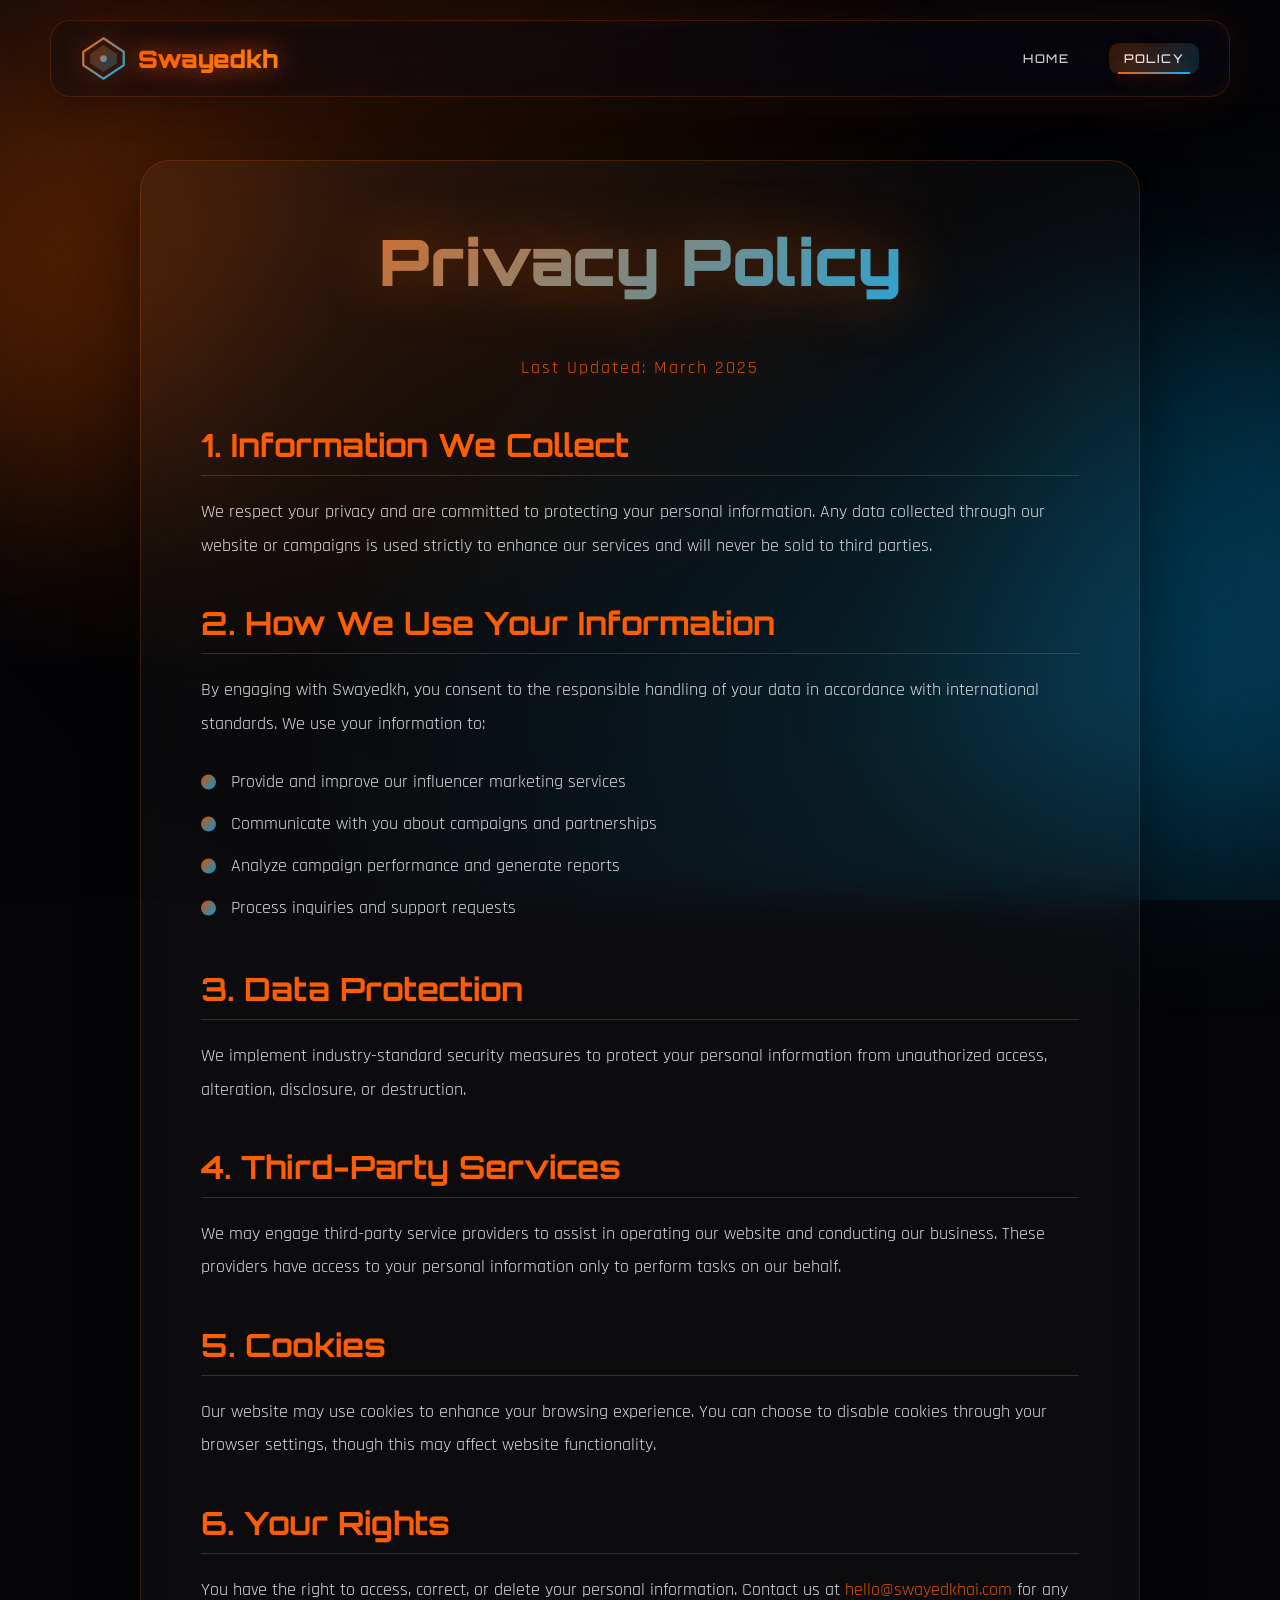
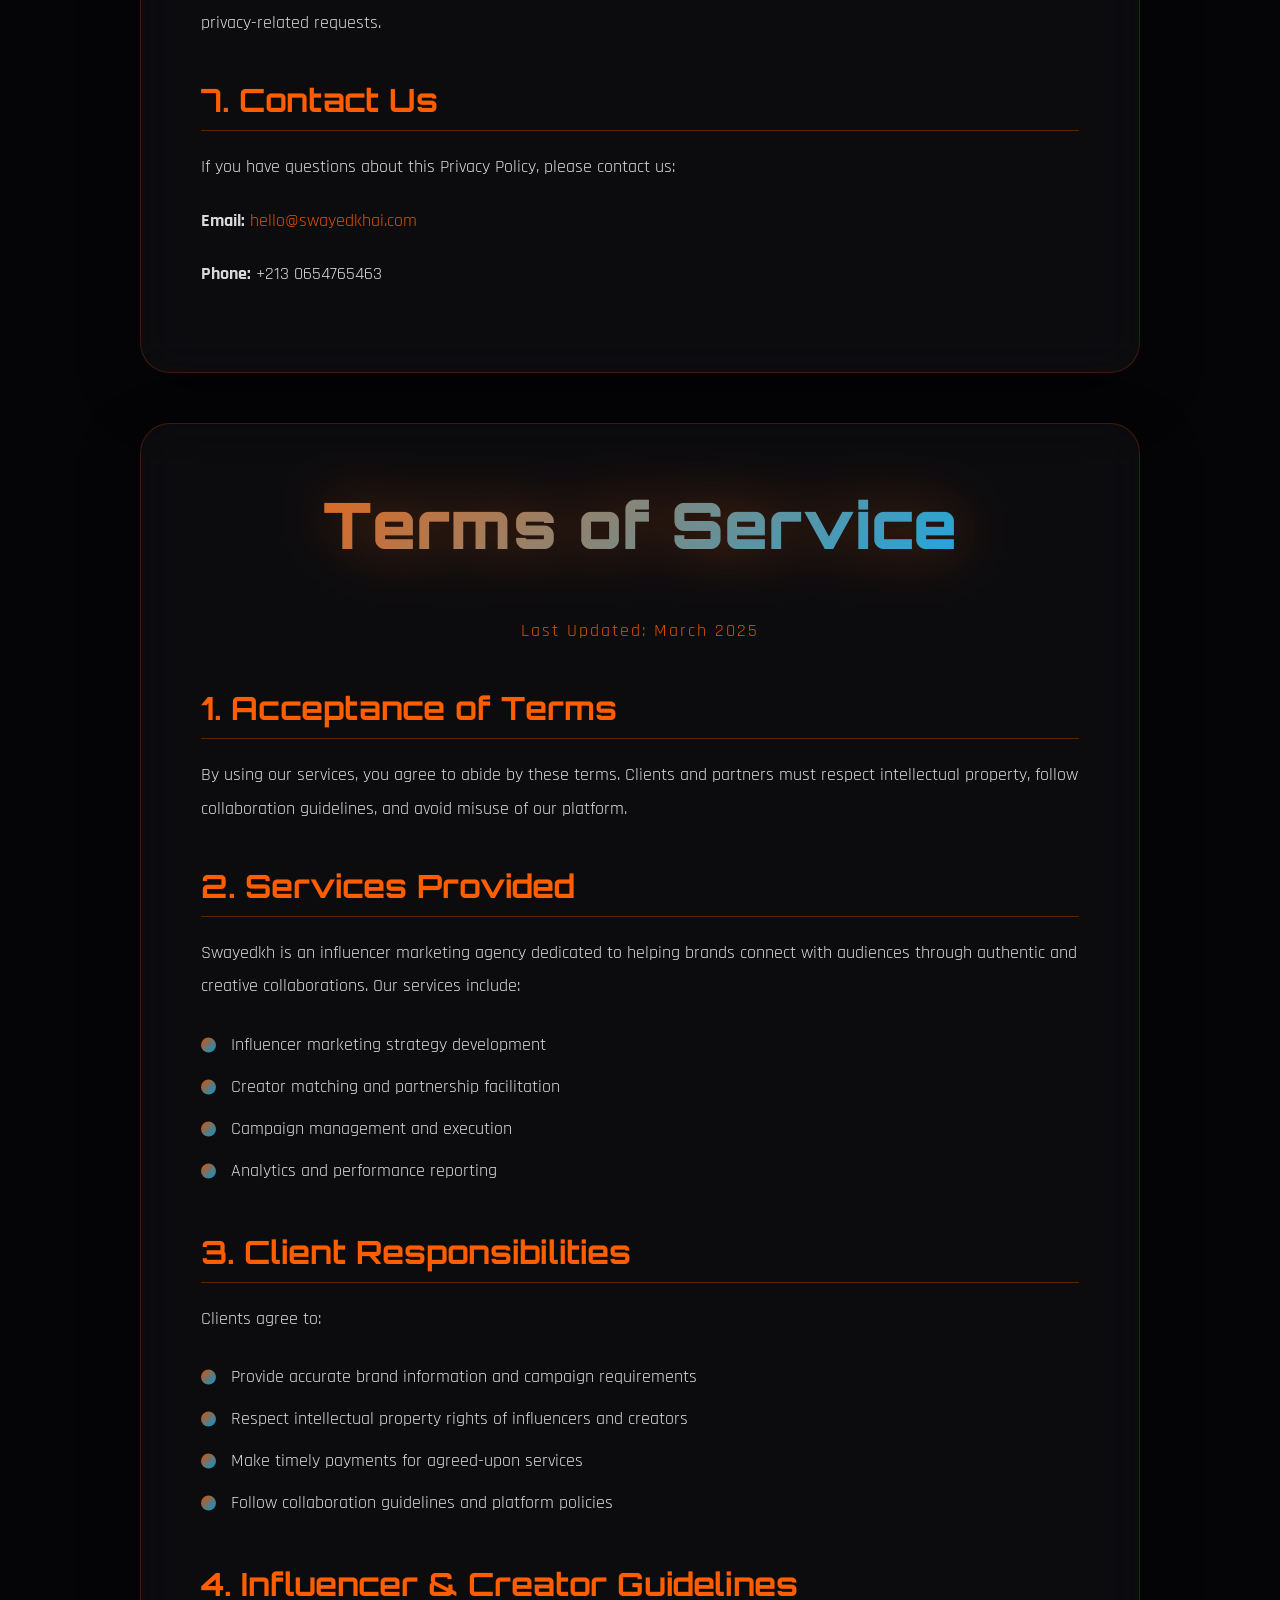
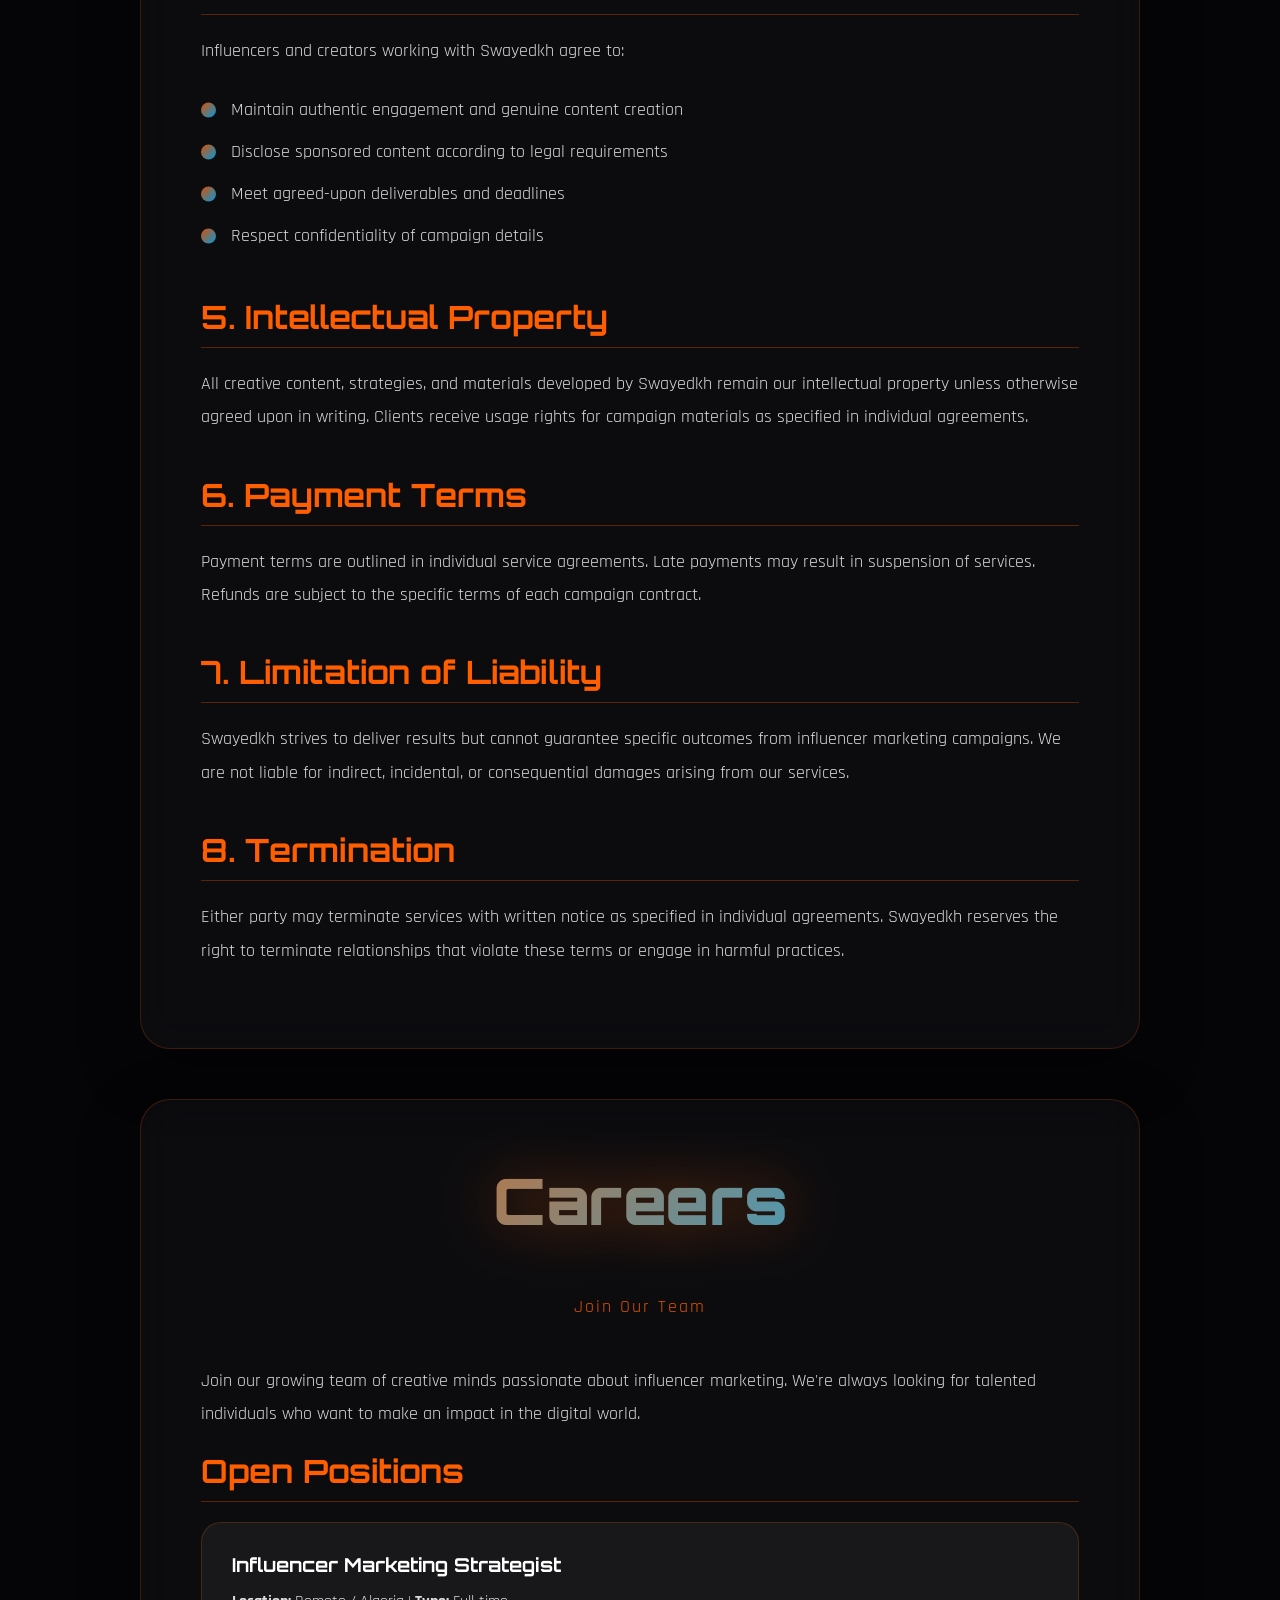
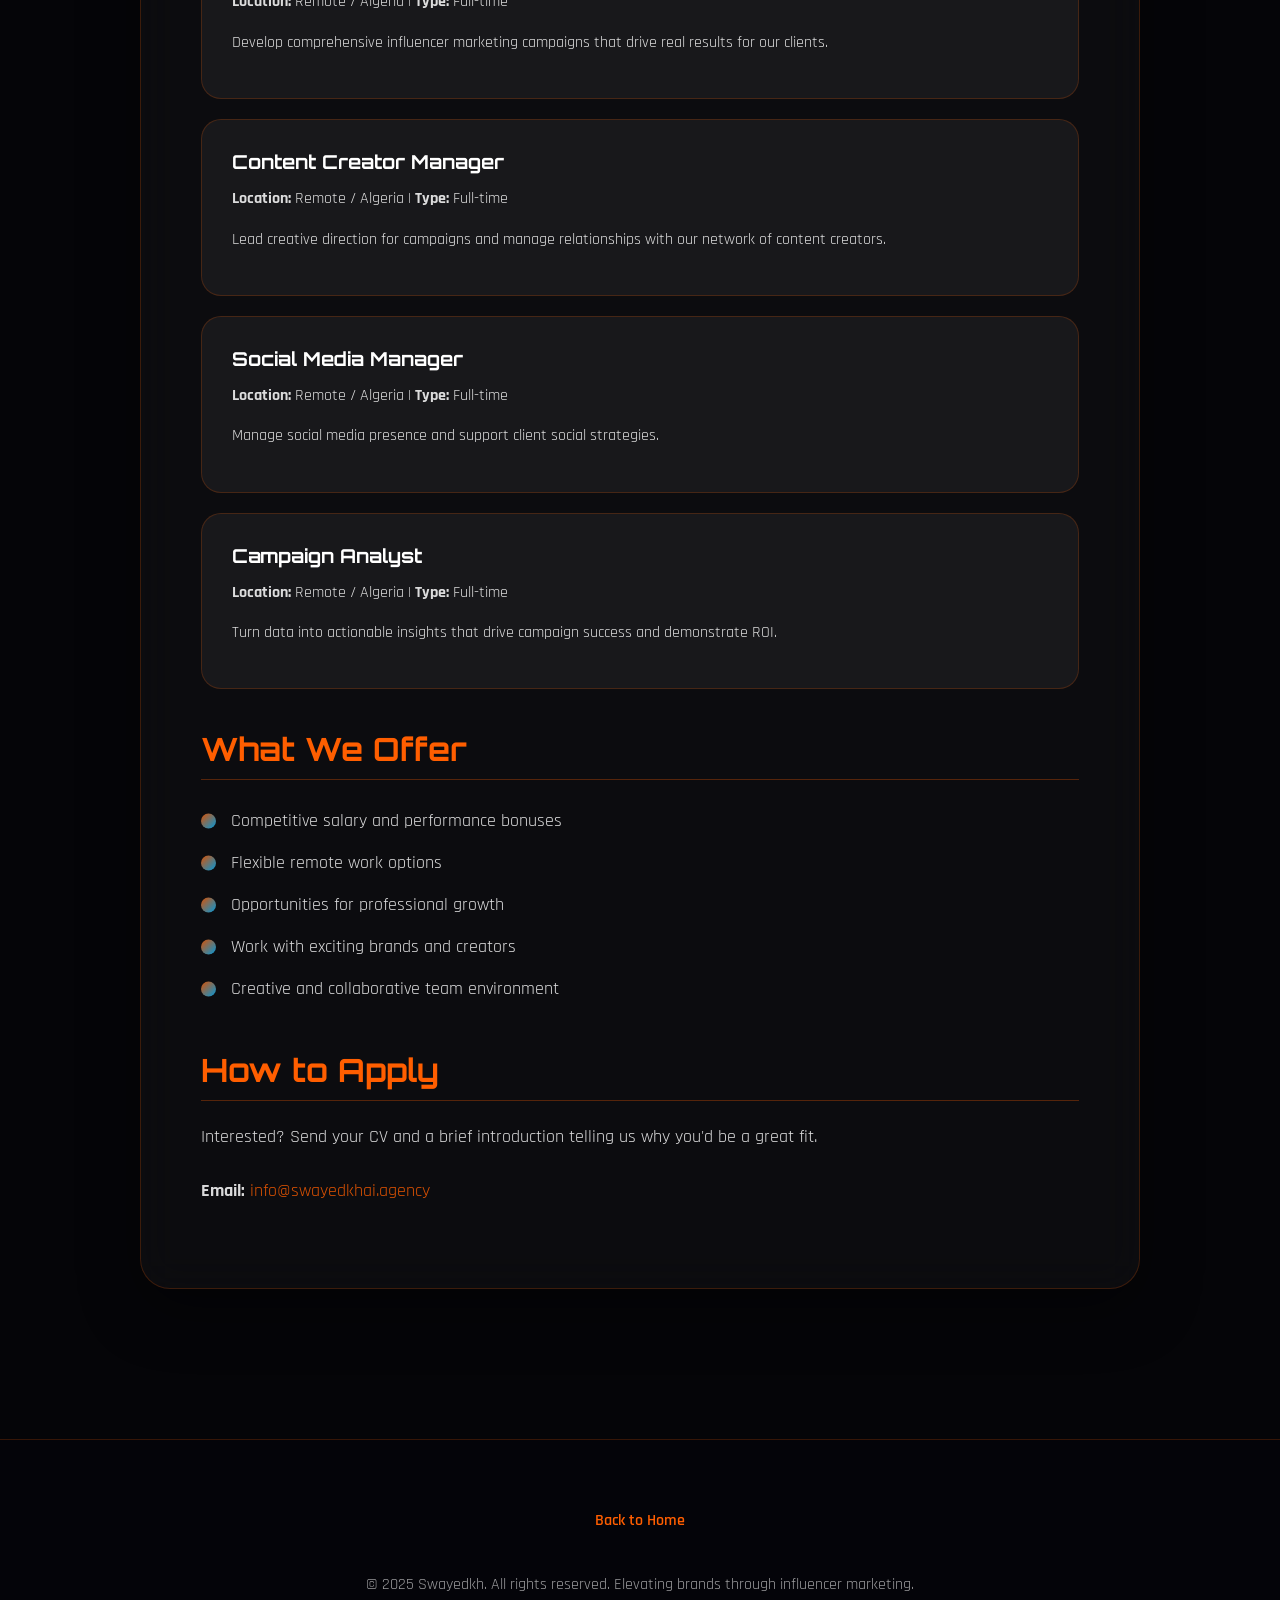
<file: policy.html>
<!DOCTYPE html>
<html lang="en">
<head>
    <meta charset="UTF-8">
    <meta name="viewport" content="width=device-width, initial-scale=1.0">
    <title>Policy - Swayedkh</title>
    <link href="https://fonts.googleapis.com/css2?family=Orbitron:wght@400;700;900&family=Rajdhani:wght@300;400;500;700&display=swap" rel="stylesheet">
    <link href="templatemo-electric-xtra.css" rel="stylesheet">
    <style>
        body {
            padding-top: 100px;
        }
        
        .policy-page {
            padding: 60px 20px 100px;
            position: relative;
            z-index: 10;
            min-height: 100vh;
        }
        
        .policy-container {
            max-width: 1000px;
            margin: 0 auto;
        }
        
        .policy-section {
            background: rgba(255, 255, 255, 0.03);
            backdrop-filter: blur(20px);
            border: 1px solid rgba(255, 94, 0, 0.2);
            border-radius: 30px;
            padding: 60px;
            margin-bottom: 50px;
            box-shadow: 0 20px 60px rgba(0, 0, 0, 0.4);
        }
        
        .policy-section h1 {
            font-family: 'Orbitron', monospace;
            font-size: clamp(2.5rem, 5vw, 4rem);
            font-weight: 900;
            text-align: center;
            margin-bottom: 50px;
            background: linear-gradient(135deg, #FF5E00, #00B2FF);
            -webkit-background-clip: text;
            -webkit-text-fill-color: transparent;
            filter: drop-shadow(0 0 30px rgba(255, 94, 0, 0.4));
        }
        
        .policy-section h2 {
            font-family: 'Orbitron', monospace;
            font-size: clamp(1.3rem, 3vw, 2rem);
            color: #FF5E00;
            margin: 40px 0 20px;
            padding-bottom: 10px;
            border-bottom: 1px solid rgba(255, 94, 0, 0.3);
        }
        
        .policy-section h2:first-of-type {
            margin-top: 0;
        }
        
        .policy-section h3 {
            font-family: 'Orbitron', monospace;
            font-size: 1.2rem;
            color: #00B2FF;
            margin: 30px 0 15px;
        }
        
        .policy-section p {
            line-height: 1.9;
            opacity: 0.85;
            margin-bottom: 20px;
            font-size: 1.1rem;
        }
        
        .policy-section ul {
            list-style: none;
            margin: 20px 0;
        }
        
        .policy-section ul li {
            padding: 10px 0;
            padding-left: 30px;
            position: relative;
            opacity: 0.85;
            font-size: 1.1rem;
        }
        
        .policy-section ul li::before {
            content: '';
            position: absolute;
            left: 0;
            top: 50%;
            transform: translateY(-50%);
            width: 15px;
            height: 15px;
            background: linear-gradient(135deg, #FF5E00, #00B2FF);
            border-radius: 50%;
        }
        
        .policy-section a {
            color: #FF5E00;
            text-decoration: none;
            transition: all 0.3s ease;
        }
        
        .policy-section a:hover {
            color: #00B2FF;
            text-shadow: 0 0 15px rgba(0, 178, 255, 0.5);
        }
        
        .career-card {
            background: rgba(255, 255, 255, 0.05);
            border: 1px solid rgba(255, 94, 0, 0.2);
            border-radius: 20px;
            padding: 30px;
            margin: 20px 0;
            transition: all 0.3s ease;
        }
        
        .career-card:hover {
            transform: translateY(-5px);
            border-color: #FF5E00;
            box-shadow: 0 15px 40px rgba(255, 94, 0, 0.2);
        }
        
        .career-card h4 {
            font-family: 'Orbitron', monospace;
            font-size: 1.2rem;
            color: #fff;
            margin-bottom: 10px;
        }
        
        .career-card p {
            margin-bottom: 10px;
            font-size: 1rem;
        }
        
        @media (max-width: 768px) {
            .policy-section {
                padding: 40px 25px;
            }
            
            .policy-page {
                padding: 120px 15px 60px;
            }
        }
    </style>
</head>
<body>
    <div class="glow-orb glow-orb-1"></div>
    <div class="glow-orb glow-orb-2"></div>
    <canvas id="three-canvas"></canvas>
    <div class="neon-overlay"></div>

    <nav id="navbar">
        <div class="nav-container">
            <a href="index.html" class="logo-link">
                <svg class="logo-svg" viewBox="0 0 40 40" xmlns="http://www.w3.org/2000/svg">
                    <defs>
                        <linearGradient id="logoGradient" x1="0%" y1="0%" x2="100%" y2="100%">
                            <stop offset="0%" style="stop-color:#FF5E00;stop-opacity:1" />
                            <stop offset="100%" style="stop-color:#00B2FF;stop-opacity:1" />
                        </linearGradient>
                    </defs>
                    <polygon points="20,2 38,14 38,26 20,38 2,26 2,14" fill="none" stroke="url(#logoGradient)" stroke-width="2"/>
                    <polygon points="20,8 32,16 32,24 20,32 8,24 8,16" fill="url(#logoGradient)" opacity="0.3"/>
                    <circle cx="20" cy="20" r="3" fill="url(#logoGradient)"/>
                </svg>
                <span class="logo-text">Swayedkh</span>
            </a>
            <ul class="nav-links" id="navLinks">
                <li><a href="index.html" class="nav-link">Home</a></li>
                <li><a href="policy.html" class="nav-link active">Policy</a></li>
            </ul>
            <div class="menu-toggle" id="menuToggle">
                <span></span>
                <span></span>
                <span></span>
            </div>
        </div>
    </nav>

    <section class="policy-page">
        <div class="policy-container">
            <div class="policy-section">
                <h1>Privacy Policy</h1>
                <p class="legal-date" style="text-align: center; color: #FF5E00; margin-bottom: 40px; letter-spacing: 2px;">Last Updated: March 2025</p>
                
                <h2>1. Information We Collect</h2>
                <p>We respect your privacy and are committed to protecting your personal information. Any data collected through our website or campaigns is used strictly to enhance our services and will never be sold to third parties.</p>
                
                <h2>2. How We Use Your Information</h2>
                <p>By engaging with Swayedkh, you consent to the responsible handling of your data in accordance with international standards. We use your information to:</p>
                <ul>
                    <li>Provide and improve our influencer marketing services</li>
                    <li>Communicate with you about campaigns and partnerships</li>
                    <li>Analyze campaign performance and generate reports</li>
                    <li>Process inquiries and support requests</li>
                </ul>
                
                <h2>3. Data Protection</h2>
                <p>We implement industry-standard security measures to protect your personal information from unauthorized access, alteration, disclosure, or destruction.</p>
                
                <h2>4. Third-Party Services</h2>
                <p>We may engage third-party service providers to assist in operating our website and conducting our business. These providers have access to your personal information only to perform tasks on our behalf.</p>
                
                <h2>5. Cookies</h2>
                <p>Our website may use cookies to enhance your browsing experience. You can choose to disable cookies through your browser settings, though this may affect website functionality.</p>
                
                <h2>6. Your Rights</h2>
                <p>You have the right to access, correct, or delete your personal information. Contact us at <a href="mailto:hello@swayedkhai.com">hello@swayedkhai.com</a> for any privacy-related requests.</p>
                
                <h2>7. Contact Us</h2>
                <p>If you have questions about this Privacy Policy, please contact us:</p>
                <p><strong>Email:</strong> <a href="mailto:hello@swayedkhai.com">hello@swayedkhai.com</a></p>
                <p><strong>Phone:</strong> +213 0654765463</p>
            </div>

            <div class="policy-section">
                <h1>Terms of Service</h1>
                <p class="legal-date" style="text-align: center; color: #FF5E00; margin-bottom: 40px; letter-spacing: 2px;">Last Updated: March 2025</p>
                
                <h2>1. Acceptance of Terms</h2>
                <p>By using our services, you agree to abide by these terms. Clients and partners must respect intellectual property, follow collaboration guidelines, and avoid misuse of our platform.</p>
                
                <h2>2. Services Provided</h2>
                <p>Swayedkh is an influencer marketing agency dedicated to helping brands connect with audiences through authentic and creative collaborations. Our services include:</p>
                <ul>
                    <li>Influencer marketing strategy development</li>
                    <li>Creator matching and partnership facilitation</li>
                    <li>Campaign management and execution</li>
                    <li>Analytics and performance reporting</li>
                </ul>
                
                <h2>3. Client Responsibilities</h2>
                <p>Clients agree to:</p>
                <ul>
                    <li>Provide accurate brand information and campaign requirements</li>
                    <li>Respect intellectual property rights of influencers and creators</li>
                    <li>Make timely payments for agreed-upon services</li>
                    <li>Follow collaboration guidelines and platform policies</li>
                </ul>
                
                <h2>4. Influencer & Creator Guidelines</h2>
                <p>Influencers and creators working with Swayedkh agree to:</p>
                <ul>
                    <li>Maintain authentic engagement and genuine content creation</li>
                    <li>Disclose sponsored content according to legal requirements</li>
                    <li>Meet agreed-upon deliverables and deadlines</li>
                    <li>Respect confidentiality of campaign details</li>
                </ul>
                
                <h2>5. Intellectual Property</h2>
                <p>All creative content, strategies, and materials developed by Swayedkh remain our intellectual property unless otherwise agreed upon in writing. Clients receive usage rights for campaign materials as specified in individual agreements.</p>
                
                <h2>6. Payment Terms</h2>
                <p>Payment terms are outlined in individual service agreements. Late payments may result in suspension of services. Refunds are subject to the specific terms of each campaign contract.</p>
                
                <h2>7. Limitation of Liability</h2>
                <p>Swayedkh strives to deliver results but cannot guarantee specific outcomes from influencer marketing campaigns. We are not liable for indirect, incidental, or consequential damages arising from our services.</p>
                
                <h2>8. Termination</h2>
                <p>Either party may terminate services with written notice as specified in individual agreements. Swayedkh reserves the right to terminate relationships that violate these terms or engage in harmful practices.</p>
            </div>

            <div class="policy-section">
                <h1>Careers</h1>
                <p class="legal-date" style="text-align: center; color: #FF5E00; margin-bottom: 40px; letter-spacing: 2px;">Join Our Team</p>
                
                <p>Join our growing team of creative minds passionate about influencer marketing. We're always looking for talented individuals who want to make an impact in the digital world.</p>
                
                <h2>Open Positions</h2>
                
                <div class="career-card">
                    <h4>Influencer Marketing Strategist</h4>
                    <p><strong>Location:</strong> Remote / Algeria | <strong>Type:</strong> Full-time</p>
                    <p>Develop comprehensive influencer marketing campaigns that drive real results for our clients.</p>
                </div>
                
                <div class="career-card">
                    <h4>Content Creator Manager</h4>
                    <p><strong>Location:</strong> Remote / Algeria | <strong>Type:</strong> Full-time</p>
                    <p>Lead creative direction for campaigns and manage relationships with our network of content creators.</p>
                </div>
                
                <div class="career-card">
                    <h4>Social Media Manager</h4>
                    <p><strong>Location:</strong> Remote / Algeria | <strong>Type:</strong> Full-time</p>
                    <p>Manage social media presence and support client social strategies.</p>
                </div>
                
                <div class="career-card">
                    <h4>Campaign Analyst</h4>
                    <p><strong>Location:</strong> Remote / Algeria | <strong>Type:</strong> Full-time</p>
                    <p>Turn data into actionable insights that drive campaign success and demonstrate ROI.</p>
                </div>
                
                <h2>What We Offer</h2>
                <ul>
                    <li>Competitive salary and performance bonuses</li>
                    <li>Flexible remote work options</li>
                    <li>Opportunities for professional growth</li>
                    <li>Work with exciting brands and creators</li>
                    <li>Creative and collaborative team environment</li>
                </ul>
                
                <h2>How to Apply</h2>
                <p>Interested? Send your CV and a brief introduction telling us why you'd be a great fit.</p>
                <p><strong>Email:</strong> <a href="mailto:info@swayedkhai.agency">info@swayedkhai.agency</a></p>
            </div>
        </div>
    </section>

    <footer>
        <div class="footer-content">
            <div class="footer-links">
                <a href="index.html">Back to Home</a>
            </div>
            <p class="copyright">© 2025 Swayedkh. All rights reserved. Elevating brands through influencer marketing.</p>
        </div>
    </footer>

    <script src="templatemo-electric-scripts.js"></script>
    <script>
        const menuToggle = document.getElementById('menuToggle');
        const navLinks = document.getElementById('navLinks');

        if (menuToggle) {
            menuToggle.addEventListener('click', () => {
                menuToggle.classList.toggle('active');
                navLinks.classList.toggle('active');
            });
        }

        document.querySelectorAll('.nav-links a').forEach(link => {
            link.addEventListener('click', () => {
                if (menuToggle) menuToggle.classList.remove('active');
                if (navLinks) navLinks.classList.remove('active');
            });
        });
    </script>
</body>
</html>
</file>
<file: templatemo-electric-xtra.css>
/* Swayedkh - 3D Neon Glassmorphism Design */

@charset "utf-8";

* {
    margin: 0;
    padding: 0;
    box-sizing: border-box;
}

body {
    font-family: 'Rajdhani', sans-serif;
    background: #050508;
    color: #ffffff;
    overflow-x: hidden;
    position: relative;
    font-weight: 400;
}

#three-canvas {
    position: fixed;
    top: 0;
    left: 0;
    width: 100%;
    height: 100%;
    z-index: 0;
    pointer-events: none;
}

.neon-overlay {
    position: fixed;
    top: 0;
    left: 0;
    width: 100%;
    height: 100%;
    background: 
        radial-gradient(ellipse at 20% 20%, rgba(255, 94, 0, 0.15) 0%, transparent 50%),
        radial-gradient(ellipse at 80% 80%, rgba(0, 178, 255, 0.15) 0%, transparent 50%),
        radial-gradient(ellipse at 50% 50%, rgba(0, 0, 0, 0.9) 0%, transparent 100%);
    z-index: 1;
    pointer-events: none;
    animation: overlayPulse 8s ease-in-out infinite;
}

@keyframes overlayPulse {
    0%, 100% { opacity: 1; }
    50% { opacity: 0.7; }
}

.glow-orb {
    position: fixed;
    border-radius: 50%;
    filter: blur(100px);
    z-index: 0;
    pointer-events: none;
    animation: orbFloat 10s ease-in-out infinite;
}

.glow-orb-1 {
    width: 400px;
    height: 400px;
    background: rgba(255, 94, 0, 0.3);
    top: 10%;
    left: -10%;
    animation-delay: 0s;
}

.glow-orb-2 {
    width: 500px;
    height: 500px;
    background: rgba(0, 178, 255, 0.3);
    bottom: 10%;
    right: -15%;
    animation-delay: -5s;
}

@keyframes orbFloat {
    0%, 100% { transform: translate(0, 0) scale(1); }
    33% { transform: translate(30px, -30px) scale(1.1); }
    66% { transform: translate(-20px, 20px) scale(0.9); }
}

/* Navigation */
nav {
    position: fixed;
    top: 0;
    width: 100%;
    padding: 20px 50px;
    z-index: 1000;
    transition: all 0.5s cubic-bezier(0.4, 0, 0.2, 1);
}

nav.scrolled {
    padding: 15px 50px;
}

.nav-container {
    max-width: 1400px;
    margin: 0 auto;
    display: flex;
    justify-content: space-between;
    align-items: center;
    padding: 15px 30px;
    background: rgba(10, 10, 20, 0.4);
    backdrop-filter: blur(20px);
    border-radius: 20px;
    border: 1px solid rgba(255, 94, 0, 0.2);
    box-shadow: 
        0 8px 32px rgba(0, 0, 0, 0.4),
        inset 0 0 20px rgba(255, 94, 0, 0.05),
        0 0 50px rgba(255, 94, 0, 0.1);
}

.logo-link {
    display: flex;
    align-items: center;
    text-decoration: none;
    gap: 12px;
    transform-style: preserve-3d;
    transition: transform 0.3s ease;
}

.logo-link:hover {
    transform: translateZ(20px) scale(1.05);
}

.logo-svg {
    width: 45px;
    height: 45px;
    filter: drop-shadow(0 0 15px rgba(255, 94, 0, 0.6));
}

.logo-text {
    font-family: 'Orbitron', monospace;
    font-size: 24px;
    font-weight: 900;
    background: linear-gradient(135deg, #FF5E00, #FF8C00, #00B2FF, #00D4FF);
    background-size: 300% 300%;
    -webkit-background-clip: text;
    -webkit-text-fill-color: transparent;
    animation: gradientShift 4s ease infinite;
    text-shadow: 0 0 30px rgba(255, 94, 0, 0.5);
    filter: drop-shadow(0 0 10px rgba(255, 94, 0, 0.3));
}

@keyframes gradientShift {
    0%, 100% { background-position: 0% 50%; }
    50% { background-position: 100% 50%; }
}

.nav-links {
    display: flex;
    gap: 25px;
    list-style: none;
}

.nav-links a {
    text-decoration: none;
    color: #ffffff;
    position: relative;
    transition: all 0.4s cubic-bezier(0.4, 0, 0.2, 1);
    padding: 8px 15px;
    font-family: 'Orbitron', monospace;
    font-weight: 500;
    font-size: 12px;
    text-transform: uppercase;
    letter-spacing: 1.5px;
    opacity: 0.8;
    transform-style: preserve-3d;
}

.nav-links a::before {
    content: '';
    position: absolute;
    inset: 0;
    background: linear-gradient(135deg, rgba(255, 94, 0, 0.2), rgba(0, 178, 255, 0.2));
    border-radius: 10px;
    opacity: 0;
    transform: translateZ(-10px);
    transition: all 0.3s ease;
}

.nav-links a:hover::before,
.nav-links a.active::before {
    opacity: 1;
    transform: translateZ(0);
}

.nav-links a::after {
    content: '';
    position: absolute;
    bottom: 0;
    left: 50%;
    width: 0;
    height: 2px;
    background: linear-gradient(90deg, #FF5E00, #00B2FF, #FF5E00);
    background-size: 200% 100%;
    transition: all 0.4s cubic-bezier(0.4, 0, 0.2, 1);
    transform: translateX(-50%);
    box-shadow: 0 0 15px rgba(255, 94, 0, 0.8);
}

.nav-links a:hover,
.nav-links a.active {
    opacity: 1;
    color: #fff;
    text-shadow: 0 0 20px rgba(255, 94, 0, 0.8);
}

.nav-links a:hover::after,
.nav-links a.active::after {
    width: 80%;
    animation: gradientFlow 2s linear infinite;
}

@keyframes gradientFlow {
    0% { background-position: 0% 0%; }
    100% { background-position: 200% 0%; }
}

.menu-toggle {
    display: none;
    flex-direction: column;
    cursor: pointer;
    gap: 6px;
    padding: 10px;
    transform-style: preserve-3d;
    transition: transform 0.3s ease;
}

.menu-toggle:hover {
    transform: translateZ(10px);
}

.menu-toggle span {
    width: 30px;
    height: 3px;
    background: linear-gradient(90deg, #FF5E00, #00B2FF);
    border-radius: 3px;
    transition: all 0.3s ease;
    box-shadow: 0 0 10px rgba(255, 94, 0, 0.5);
}

.menu-toggle.active span:nth-child(1) {
    transform: rotate(45deg) translate(7px, 7px);
}

.menu-toggle.active span:nth-child(2) {
    opacity: 0;
    transform: scaleX(0);
}

.menu-toggle.active span:nth-child(3) {
    transform: rotate(-45deg) translate(7px, -7px);
}

/* Hero Section */
.hero {
    min-height: 100vh;
    display: flex;
    flex-direction: column;
    align-items: center;
    justify-content: center;
    position: relative;
    padding: 120px 20px 100px;
    z-index: 10;
}

.hero-content {
    text-align: center;
    max-width: 1200px;
    width: 100%;
    flex: 1;
    display: flex;
    flex-direction: column;
    justify-content: center;
}

.text-rotator {
    position: relative;
    min-height: 200px;
    margin-bottom: 40px;
    display: flex;
    align-items: center;
    justify-content: center;
    width: 100%;
    perspective: 1000px;
}

.text-set {
    position: absolute;
    width: 100%;
    opacity: 0;
    display: block;
    transform-style: preserve-3d;
}

.text-set.active {
    opacity: 1;
}

/* ORIGINAL HERO TEXT STYLING */
.glitch-text {
    font-family: 'Orbitron', monospace;
    font-size: clamp(2.6rem, 10vw, 3.8rem);
    font-weight: 900;
    position: relative;
    text-transform: uppercase;
    letter-spacing: 0.1em;
    text-shadow: 0 0 20px rgba(255, 94, 0, 0.5);
    background: linear-gradient(135deg, #ffffff 0%, #FF5E00 50%, #00B2FF 100%);
    -webkit-background-clip: text;
    -webkit-text-fill-color: transparent;
    filter: drop-shadow(0 0 30px rgba(255, 94, 0, 0.5));
    transform-style: preserve-3d;
}

.glitch-text::before,
.glitch-text::after {
    content: attr(data-text);
    position: absolute;
    top: 0;
    left: 0;
    width: 100%;
    height: 100%;
    -webkit-background-clip: text;
    background-clip: text;
}

.glitch-text::before {
    animation: glitch-1 0.5s infinite;
    color: #FF5E00;
    z-index: -1;
    text-shadow: -2px 0 #FF5E00;
}

.glitch-text::after {
    animation: glitch-2 0.5s infinite;
    color: #00B2FF;
    z-index: -1;
    text-shadow: 2px 0 #00B2FF;
}

@keyframes glitch-1 {
    0%, 100% { clip-path: inset(0 0 0 0); transform: translate(0); }
    20% { clip-path: inset(33% 0 33% 0); transform: translate(-2px); }
    40% { clip-path: inset(66% 0 0 0); transform: translate(2px); }
    60% { clip-path: inset(0 0 66% 0); transform: translate(1px); }
    80% { clip-path: inset(25% 0 50% 0); transform: translate(-1px); }
}

@keyframes glitch-2 {
    0%, 100% { clip-path: inset(0 0 0 0); transform: translate(0); }
    20% { clip-path: inset(50% 0 25% 0); transform: translate(2px); }
    40% { clip-path: inset(0 0 75% 0); transform: translate(-2px); }
    60% { clip-path: inset(75% 0 0 0); transform: translate(-1px); }
    80% { clip-path: inset(40% 0 40% 0); transform: translate(1px); }
}

.char {
    display: inline-block;
    opacity: 0;
    transform: translateY(50px);
    animation: charFlyIn 0.5s ease-out forwards;
}

@keyframes charFlyIn {
    to {
        opacity: 1;
        transform: translateY(0);
    }
}

.char.out {
    animation: charFlyOut 0.3s ease-in forwards;
}

@keyframes charFlyOut {
    to {
        opacity: 0;
        transform: translateY(-30px) rotateX(90deg);
    }
}

.subtitle {
    font-size: 1.5rem;
    margin: 20px 0;
    opacity: 0;
    text-shadow: 0 0 10px rgba(255, 255, 255, 0.3);
    font-weight: 300;
    animation: fade-in 1s ease-out 0.5s both;
}

@keyframes fade-in {
    from { opacity: 0; }
    to { opacity: 0.6; }
}

.subtitle.visible {
    opacity: 0.6;
}

/* CTA Container */
.cta-container {
    position: relative;
    margin-top: 60px;
    display: flex;
    gap: 30px;
    justify-content: center;
    flex-wrap: wrap;
    z-index: 100;
    perspective: 1000px;
}

.cta-button {
    position: relative;
    padding: 18px 50px;
    font-size: 1rem;
    cursor: pointer;
    text-decoration: none;
    display: inline-block;
    text-transform: uppercase;
    letter-spacing: 0.15em;
    font-family: 'Orbitron', monospace;
    font-weight: 700;
    border-radius: 60px;
    transform-style: preserve-3d;
    transition: all 0.5s cubic-bezier(0.4, 0, 0.2, 1);
    overflow: hidden;
}

.cta-button::before {
    content: '';
    position: absolute;
    inset: -3px;
    background: linear-gradient(135deg, #FF5E00, #00B2FF, #FF5E00);
    background-size: 300% 300%;
    border-radius: 60px;
    z-index: -2;
    animation: borderGlow 3s linear infinite;
    filter: blur(10px);
    opacity: 0.7;
}

@keyframes borderGlow {
    0% { background-position: 0% 50%; }
    50% { background-position: 100% 50%; }
    100% { background-position: 0% 50%; }
}

.cta-button::after {
    content: '';
    position: absolute;
    inset: 0;
    background: linear-gradient(135deg, #0a0a15, #0f0f1a);
    border-radius: 60px;
    z-index: -1;
    transition: all 0.4s ease;
}

.cta-primary {
    color: #fff;
    box-shadow: 
        0 10px 40px rgba(255, 94, 0, 0.4),
        inset 0 0 30px rgba(255, 94, 0, 0.2);
}

.cta-primary::after {
    background: linear-gradient(135deg, #FF5E00, #FF8C00);
}

.cta-secondary {
    color: #fff;
    box-shadow: 
        0 10px 40px rgba(0, 178, 255, 0.3),
        inset 0 0 30px rgba(0, 178, 255, 0.1);
}

.cta-secondary::after {
    background: linear-gradient(135deg, rgba(0, 178, 255, 0.3), rgba(0, 178, 255, 0.1));
    border: 2px solid rgba(0, 178, 255, 0.5);
}

.cta-button:hover {
    transform: translateY(-8px) translateZ(30px) rotateX(5deg);
    box-shadow: 
        0 20px 60px rgba(255, 94, 0, 0.6),
        inset 0 0 40px rgba(255, 94, 0, 0.3);
}

.cta-primary:hover::after {
    background: linear-gradient(135deg, #FF8C00, #FF5E00);
}

.cta-secondary:hover::after {
    background: linear-gradient(135deg, rgba(0, 178, 255, 0.5), rgba(0, 212, 255, 0.3));
}

.cta-button:active {
    transform: translateY(-2px) translateZ(10px) rotateX(2deg) scale(0.98);
}

.cta-ripple {
    position: absolute;
    border-radius: 50%;
    background: rgba(255, 255, 255, 0.4);
    transform: scale(0);
    animation: ripple 0.6s ease-out;
    pointer-events: none;
}

@keyframes ripple {
    to {
        transform: scale(4);
        opacity: 0;
    }
}

/* Sections Common */
section {
    position: relative;
    z-index: 10;
    padding: 120px 20px;
}

.section-title {
    font-family: 'Orbitron', monospace;
    font-size: clamp(2rem, 5vw, 3.5rem);
    font-weight: 900;
    text-align: center;
    margin-bottom: 80px;
    background: linear-gradient(135deg, #FF5E00, #00B2FF);
    -webkit-background-clip: text;
    -webkit-text-fill-color: transparent;
    text-transform: uppercase;
    letter-spacing: 0.1em;
    position: relative;
    display: inline-block;
    width: 100%;
    filter: drop-shadow(0 0 30px rgba(255, 94, 0, 0.4));
}

.section-title::after {
    content: '';
    position: absolute;
    bottom: -20px;
    left: 50%;
    transform: translateX(-50%);
    width: 100px;
    height: 4px;
    background: linear-gradient(90deg, transparent, #FF5E00, #00B2FF, transparent);
    border-radius: 2px;
}

/* Features Section */
.features {
    max-width: 1400px;
    margin: 0 auto;
}

.features-container {
    display: grid;
    grid-template-columns: 350px 1fr;
    gap: 50px;
    align-items: start;
    perspective: 1500px;
}

.feature-tabs {
    display: flex;
    flex-direction: column;
    gap: 15px;
    position: sticky;
    top: 120px;
}

.tab-item {
    padding: 25px 30px;
    cursor: pointer;
    background: rgba(255, 255, 255, 0.03);
    backdrop-filter: blur(20px);
    border: 1px solid rgba(255, 94, 0, 0.2);
    border-radius: 20px;
    transition: all 0.5s cubic-bezier(0.4, 0, 0.2, 1);
    display: flex;
    align-items: center;
    gap: 20px;
    font-size: 1.1rem;
    font-weight: 600;
    transform-style: preserve-3d;
    position: relative;
    overflow: hidden;
}

.tab-item::before {
    content: '';
    position: absolute;
    inset: 0;
    background: linear-gradient(135deg, rgba(255, 94, 0, 0.1), rgba(0, 178, 255, 0.1));
    opacity: 0;
    transition: opacity 0.4s ease;
}

.tab-item::after {
    content: '';
    position: absolute;
    right: -50px;
    top: 50%;
    transform: translateY(-50%);
    width: 100px;
    height: 100px;
    background: radial-gradient(circle, rgba(255, 94, 0, 0.3), transparent);
    transition: all 0.5s ease;
    opacity: 0;
}

.tab-item:hover::before,
.tab-item.active::before {
    opacity: 1;
}

.tab-item:hover::after,
.tab-item.active::after {
    right: -30px;
    opacity: 1;
}

.tab-item:hover,
.tab-item.active {
    transform: translateX(15px) translateZ(20px);
    border-color: #FF5E00;
    box-shadow: 
        0 15px 40px rgba(255, 94, 0, 0.3),
        inset 0 0 30px rgba(255, 94, 0, 0.1);
}

.tab-icon {
    font-size: 1.8rem;
    filter: drop-shadow(0 0 10px rgba(255, 94, 0, 0.5));
}

.tab-item:hover .tab-icon,
.tab-item.active .tab-icon {
    animation: iconBounce 0.5s ease;
}

@keyframes iconBounce {
    0%, 100% { transform: scale(1); }
    50% { transform: scale(1.3); }
}

.feature-content {
    background: rgba(255, 255, 255, 0.03);
    backdrop-filter: blur(20px);
    border: 1px solid rgba(255, 94, 0, 0.2);
    border-radius: 30px;
    padding: 50px;
    min-height: 450px;
    position: relative;
    overflow: hidden;
    box-shadow: 
        0 20px 60px rgba(0, 0, 0, 0.4),
        inset 0 0 50px rgba(255, 94, 0, 0.05);
}

.feature-content::before {
    content: '';
    position: absolute;
    top: -50%;
    left: -50%;
    width: 200%;
    height: 200%;
    background: conic-gradient(from 0deg, transparent, rgba(255, 94, 0, 0.1), transparent, rgba(0, 178, 255, 0.1), transparent);
    animation: contentRotate 20s linear infinite;
    opacity: 0.3;
}

@keyframes contentRotate {
    100% { transform: rotate(360deg); }
}

.content-panel {
    display: none;
    animation: panelReveal 0.6s cubic-bezier(0.4, 0, 0.2, 1);
    position: relative;
    z-index: 1;
}

.content-panel.active {
    display: block;
}

@keyframes panelReveal {
    0% {
        opacity: 0;
        transform: translateX(50px) translateZ(-30px);
        filter: blur(10px);
    }
    100% {
        opacity: 1;
        transform: translateX(0) translateZ(0);
        filter: blur(0);
    }
}

.content-panel h3 {
    font-family: 'Orbitron', monospace;
    font-size: clamp(1.5rem, 3vw, 2.5rem);
    margin-bottom: 25px;
    background: linear-gradient(135deg, #ffffff, #FF5E00);
    -webkit-background-clip: text;
    -webkit-text-fill-color: transparent;
    filter: drop-shadow(0 0 15px rgba(255, 94, 0, 0.4));
}

.content-panel p {
    line-height: 1.9;
    opacity: 0.85;
    margin-bottom: 25px;
    font-size: 1.15rem;
}

.feature-list {
    list-style: none;
    margin-top: 30px;
}

.feature-list li {
    padding: 15px 0;
    padding-left: 40px;
    position: relative;
    opacity: 0.85;
    font-size: 1.1rem;
    transition: all 0.3s ease;
    transform-style: preserve-3d;
}

.feature-list li::before {
    content: '';
    position: absolute;
    left: 0;
    top: 50%;
    transform: translateY(-50%);
    width: 25px;
    height: 25px;
    background: linear-gradient(135deg, #FF5E00, #00B2FF);
    border-radius: 50%;
    box-shadow: 0 0 15px rgba(255, 94, 0, 0.5);
    animation: listPulse 2s ease-in-out infinite;
}

@keyframes listPulse {
    0%, 100% { box-shadow: 0 0 15px rgba(255, 94, 0, 0.5); }
    50% { box-shadow: 0 0 25px rgba(255, 94, 0, 0.8); }
}

.feature-list li::after {
    content: '✓';
    position: absolute;
    left: 6px;
    top: 50%;
    transform: translateY(-50%);
    color: #fff;
    font-weight: bold;
    font-size: 0.9rem;
}

.feature-list li:hover {
    transform: translateX(10px) translateZ(10px);
    opacity: 1;
}

/* About Section */
.about {
    max-width: 1400px;
    margin: 0 auto;
}

.about-content {
    display: grid;
    grid-template-columns: 1fr 1fr;
    gap: 80px;
    align-items: center;
    margin-bottom: 100px;
    perspective: 1500px;
}

.about-content:nth-child(even) {
    direction: rtl;
}

.about-content:nth-child(even) > * {
    direction: ltr;
}

.glass-card {
    background: rgba(255, 255, 255, 0.03);
    backdrop-filter: blur(20px);
    border: 1px solid rgba(255, 94, 0, 0.2);
    border-radius: 30px;
    padding: 50px;
    transform-style: preserve-3d;
    transition: all 0.6s cubic-bezier(0.4, 0, 0.2, 1);
    box-shadow: 
        0 20px 60px rgba(0, 0, 0, 0.4),
        inset 0 0 50px rgba(255, 94, 0, 0.05);
    position: relative;
    overflow: hidden;
}

.glass-card::before {
    content: '';
    position: absolute;
    top: 0;
    left: 0;
    right: 0;
    height: 3px;
    background: linear-gradient(90deg, #FF5E00, #00B2FF);
    opacity: 0.8;
}

.glass-card:hover {
    transform: translateY(-10px) rotateX(2deg) rotateY(-2deg);
    box-shadow: 
        0 30px 80px rgba(255, 94, 0, 0.3),
        inset 0 0 60px rgba(255, 94, 0, 0.1);
}

.about-text h2 {
    font-family: 'Orbitron', monospace;
    font-size: clamp(1.8rem, 3vw, 2.8rem);
    margin-bottom: 30px;
    background: linear-gradient(135deg, #FF5E00, #00B2FF);
    -webkit-background-clip: text;
    -webkit-text-fill-color: transparent;
    filter: drop-shadow(0 0 15px rgba(255, 94, 0, 0.4));
}

.about-text p {
    line-height: 1.9;
    opacity: 0.85;
    margin-bottom: 20px;
    font-size: 1.1rem;
}

.about-visual {
    position: relative;
    height: 400px;
    display: flex;
    align-items: center;
    justify-content: center;
    perspective: 1000px;
}

.about-graphic {
    width: 300px;
    height: 300px;
    position: relative;
    transform-style: preserve-3d;
    animation: graphicFloat 6s ease-in-out infinite;
}

.about-graphic::before,
.about-graphic::after {
    content: '';
    position: absolute;
    border: 2px solid;
    border-radius: 20px;
    box-shadow: 0 0 40px;
}

.about-graphic::before {
    width: 100%;
    height: 100%;
    border-color: #FF5E00;
    box-shadow: 0 0 40px rgba(255, 94, 0, 0.6);
    animation: graphicRotate 15s linear infinite;
    transform: translateZ(0);
}

.about-graphic::after {
    width: 80%;
    height: 80%;
    top: 10%;
    left: 10%;
    border-color: #00B2FF;
    box-shadow: 0 0 40px rgba(0, 178, 255, 0.6);
    animation: graphicRotate 12s linear infinite reverse;
    transform: translateZ(50px);
}

@keyframes graphicFloat {
    0%, 100% { transform: translateY(0) rotateY(0deg); }
    50% { transform: translateY(-20px) rotateY(10deg); }
}

@keyframes graphicRotate {
    0% { transform: rotate(0deg); }
    100% { transform: rotate(360deg); }
}

.about-graphic-alt {
    width: 300px;
    height: 300px;
    position: relative;
    display: flex;
    align-items: center;
    justify-content: center;
    transform-style: preserve-3d;
    animation: altFloat 8s ease-in-out infinite;
}

.hexagon {
    position: absolute;
    background: linear-gradient(135deg, #FF5E00, #00B2FF);
    clip-path: polygon(30% 0%, 70% 0%, 100% 30%, 100% 70%, 70% 100%, 30% 100%, 0% 70%, 0% 30%);
    transform-style: preserve-3d;
}

.hexagon:nth-child(1) {
    width: 250px;
    height: 250px;
    animation: hexagonSpin 20s linear infinite;
    opacity: 0.2;
}

.hexagon:nth-child(2) {
    width: 180px;
    height: 180px;
    animation: hexagonSpin 15s linear infinite reverse;
    opacity: 0.4;
}

.hexagon:nth-child(3) {
    width: 120px;
    height: 120px;
    animation: hexagonSpin 10s linear infinite;
    opacity: 0.6;
    box-shadow: 0 0 50px rgba(255, 94, 0, 0.5);
}

@keyframes hexagonSpin {
    0% { transform: rotate(0deg); }
    100% { transform: rotate(360deg); }
}

@keyframes altFloat {
    0%, 100% { transform: translateY(0) rotateZ(0deg); }
    50% { transform: translateY(-30px) rotateZ(5deg); }
}

/* Contact Section */
.contact {
    max-width: 1400px;
    margin: 0 auto;
}

.contact-container {
    display: grid;
    grid-template-columns: 1fr 1fr;
    gap: 60px;
    perspective: 1500px;
}

.contact-form {
    background: rgba(255, 255, 255, 0.03);
    backdrop-filter: blur(20px);
    border: 1px solid rgba(255, 94, 0, 0.2);
    border-radius: 30px;
    padding: 50px;
    transform-style: preserve-3d;
    transition: all 0.5s ease;
    box-shadow: 
        0 20px 60px rgba(0, 0, 0, 0.4),
        inset 0 0 50px rgba(255, 94, 0, 0.05);
}

.contact-form:hover {
    transform: translateY(-5px) rotateX(1deg);
    box-shadow: 
        0 30px 80px rgba(255, 94, 0, 0.2),
        inset 0 0 60px rgba(255, 94, 0, 0.08);
}

.form-group {
    margin-bottom: 30px;
    transform-style: preserve-3d;
}

.form-group label {
    display: block;
    margin-bottom: 12px;
    color: #FF5E00;
    font-weight: 600;
    text-transform: uppercase;
    font-size: 0.9rem;
    letter-spacing: 2px;
    font-family: 'Orbitron', monospace;
    transition: all 0.3s ease;
}

.form-group input,
.form-group textarea {
    width: 100%;
    padding: 18px 20px;
    background: rgba(255, 255, 255, 0.05);
    border: 1px solid rgba(255, 94, 0, 0.3);
    color: white;
    font-size: 1rem;
    border-radius: 15px;
    transition: all 0.4s cubic-bezier(0.4, 0, 0.2, 1);
    font-family: 'Rajdhani', sans-serif;
    transform-style: preserve-3d;
}

.form-group input:focus,
.form-group textarea:focus {
    outline: none;
    border-color: #FF5E00;
    box-shadow: 
        0 0 30px rgba(255, 94, 0, 0.4),
        inset 0 0 20px rgba(255, 94, 0, 0.1);
    background: rgba(255, 255, 255, 0.08);
    transform: translateZ(5px);
}

.form-group textarea {
    min-height: 150px;
    resize: vertical;
}

.submit-btn {
    width: 100%;
    padding: 20px;
    background: linear-gradient(135deg, #FF5E00, #FF8C00);
    color: white;
    border: none;
    border-radius: 60px;
    font-size: 1.1rem;
    font-weight: 700;
    text-transform: uppercase;
    letter-spacing: 2px;
    cursor: pointer;
    transition: all 0.5s cubic-bezier(0.4, 0, 0.2, 1);
    font-family: 'Orbitron', monospace;
    position: relative;
    overflow: hidden;
    transform-style: preserve-3d;
    box-shadow: 0 10px 40px rgba(255, 94, 0, 0.4);
}

.submit-btn::before {
    content: '';
    position: absolute;
    top: 0;
    left: -100%;
    width: 100%;
    height: 100%;
    background: linear-gradient(90deg, transparent, rgba(255, 255, 255, 0.3), transparent);
    transition: left 0.5s ease;
}

.submit-btn:hover::before {
    left: 100%;
}

.submit-btn:hover {
    transform: translateY(-5px) translateZ(10px);
    box-shadow: 0 20px 60px rgba(255, 94, 0, 0.6);
}

.submit-btn:active {
    transform: translateY(-2px) translateZ(5px) scale(0.98);
}

.contact-info {
    padding: 50px;
    display: flex;
    flex-direction: column;
    justify-content: center;
}

.contact-info h3 {
    font-family: 'Orbitron', monospace;
    font-size: clamp(1.5rem, 3vw, 2.5rem);
    margin-bottom: 40px;
    background: linear-gradient(135deg, #ffffff, #FF5E00);
    -webkit-background-clip: text;
    -webkit-text-fill-color: transparent;
}

.info-item {
    margin-bottom: 35px;
    display: flex;
    align-items: center;
    gap: 25px;
    padding: 20px;
    background: rgba(255, 255, 255, 0.03);
    backdrop-filter: blur(20px);
    border: 1px solid rgba(255, 94, 0, 0.2);
    border-radius: 20px;
    transform-style: preserve-3d;
    transition: all 0.4s ease;
}

.info-item:hover {
    transform: translateX(10px) translateZ(15px);
    border-color: #FF5E00;
    box-shadow: 0 15px 40px rgba(255, 94, 0, 0.2);
}

.info-icon {
    width: 60px;
    height: 60px;
    background: linear-gradient(135deg, #FF5E00, #00B2FF);
    border-radius: 50%;
    display: flex;
    align-items: center;
    justify-content: center;
    font-size: 1.5rem;
    flex-shrink: 0;
    box-shadow: 0 0 30px rgba(255, 94, 0, 0.5);
    animation: iconPulse 2s ease-in-out infinite;
}

@keyframes iconPulse {
    0%, 100% { box-shadow: 0 0 30px rgba(255, 94, 0, 0.5); }
    50% { box-shadow: 0 0 50px rgba(255, 94, 0, 0.8); }
}

.info-details h4 {
    color: #FF5E00;
    margin-bottom: 8px;
    font-size: 1.2rem;
    font-family: 'Orbitron', monospace;
}

.info-details p {
    opacity: 0.85;
    font-size: 1.1rem;
}

/* Footer */
footer {
    background: rgba(5, 5, 10, 0.95);
    border-top: 1px solid rgba(255, 94, 0, 0.2);
    padding: 60px 20px;
    text-align: center;
    position: relative;
    z-index: 10;
}

.footer-content {
    max-width: 1200px;
    margin: 0 auto;
}

.footer-links {
    display: flex;
    justify-content: center;
    gap: 40px;
    margin-bottom: 30px;
    flex-wrap: wrap;
}

.footer-links a {
    color: #FF5E00;
    text-decoration: none;
    transition: all 0.4s ease;
    font-weight: 600;
    font-size: 1rem;
    padding: 10px 20px;
    position: relative;
    overflow: hidden;
}

.footer-links a::before {
    content: '';
    position: absolute;
    bottom: 0;
    left: 0;
    width: 0;
    height: 2px;
    background: linear-gradient(90deg, #FF5E00, #00B2FF);
    transition: width 0.4s ease;
}

.footer-links a:hover::before {
    width: 100%;
}

.footer-links a:hover {
    color: #00B2FF;
    text-shadow: 0 0 20px rgba(0, 178, 255, 0.8);
}

.copyright {
    opacity: 0.6;
    font-size: 1rem;
    line-height: 1.8;
}

.copyright a {
    color: #FF5E00;
    text-decoration: none;
    transition: all 0.3s ease;
}

.copyright a:hover {
    color: #00B2FF;
    text-shadow: 0 0 15px rgba(0, 178, 255, 0.8);
}

/* Responsive */
@media (max-width: 1024px) {
    .features-container {
        grid-template-columns: 1fr;
    }
    
    .feature-tabs {
        flex-direction: row;
        flex-wrap: wrap;
        position: relative;
        top: 0;
    }
    
    .tab-item {
        flex: 1 1 calc(50% - 10px);
        min-width: 200px;
    }
    
    .about-content {
        grid-template-columns: 1fr;
        gap: 50px;
    }
    
    .about-content:nth-child(even) {
        direction: ltr;
    }
    
    .contact-container {
        grid-template-columns: 1fr;
    }
}

@media (max-width: 768px) {
    nav {
        padding: 15px 20px;
    }
    
    .nav-container {
        padding: 12px 20px;
        border-radius: 15px;
    }
    
    .nav-links {
        position: fixed;
        top: 80px;
        left: -100%;
        width: calc(100% - 40px);
        height: calc(100vh - 80px);
        background: rgba(10, 10, 20, 0.95);
        backdrop-filter: blur(30px);
        flex-direction: column;
        align-items: center;
        justify-content: center;
        gap: 30px;
        border-radius: 20px;
        border: 1px solid rgba(255, 94, 0, 0.2);
        transition: left 0.5s cubic-bezier(0.4, 0, 0.2, 1);
    }
    
    .nav-links.active {
        left: 20px;
    }
    
    .nav-links a {
        font-size: 1.2rem;
        padding: 15px 30px;
    }
    
    .menu-toggle {
        display: flex;
    }
    
    .hero {
        padding: 100px 20px 80px;
    }
    
    .cta-container {
        flex-direction: column;
        align-items: center;
        margin-top: 40px;
    }
    
    .cta-button {
        width: 100%;
        max-width: 300px;
        text-align: center;
    }
    
    section {
        padding: 80px 20px;
    }
    
    .section-title {
        margin-bottom: 50px;
    }
    
    .tab-item {
        flex: 1 1 100%;
    }
    
    .feature-content {
        padding: 30px;
    }
    
    .glass-card {
        padding: 30px;
    }
    
    .about-visual {
        height: 300px;
    }
    
    .about-graphic,
    .about-graphic-alt {
        width: 200px;
        height: 200px;
    }
    
    .contact-form,
    .contact-info {
        padding: 30px;
    }
    
    .footer-links {
        flex-direction: column;
        gap: 15px;
    }
}

/* Loading Animation */
.loading-overlay {
    position: fixed;
    top: 0;
    left: 0;
    width: 100%;
    height: 100%;
    background: #050508;
    display: flex;
    align-items: center;
    justify-content: center;
    z-index: 10000;
    transition: opacity 0.8s ease, visibility 0.8s ease;
}

.loading-overlay.hidden {
    opacity: 0;
    visibility: hidden;
}

.loader {
    width: 80px;
    height: 80px;
    position: relative;
}

.loader::before,
.loader::after {
    content: '';
    position: absolute;
    border: 3px solid transparent;
    border-radius: 50%;
    animation: loaderSpin 2s linear infinite;
}

.loader::before {
    width: 100%;
    height: 100%;
    border-top-color: #FF5E00;
    border-right-color: #FF5E00;
}

.loader::after {
    width: 70%;
    height: 70%;
    top: 15%;
    left: 15%;
    border-bottom-color: #00B2FF;
    border-left-color: #00B2FF;
    animation-direction: reverse;
    animation-duration: 1.5s;
}

@keyframes loaderSpin {
    100% { transform: rotate(360deg); }
}

/* Custom Scrollbar */
::-webkit-scrollbar {
    width: 10px;
}

::-webkit-scrollbar-track {
    background: #0a0a15;
}

::-webkit-scrollbar-thumb {
    background: linear-gradient(180deg, #FF5E00, #00B2FF);
    border-radius: 5px;
}

::-webkit-scrollbar-thumb:hover {
    background: linear-gradient(180deg, #FF8C00, #00D4FF);
}
</file>
